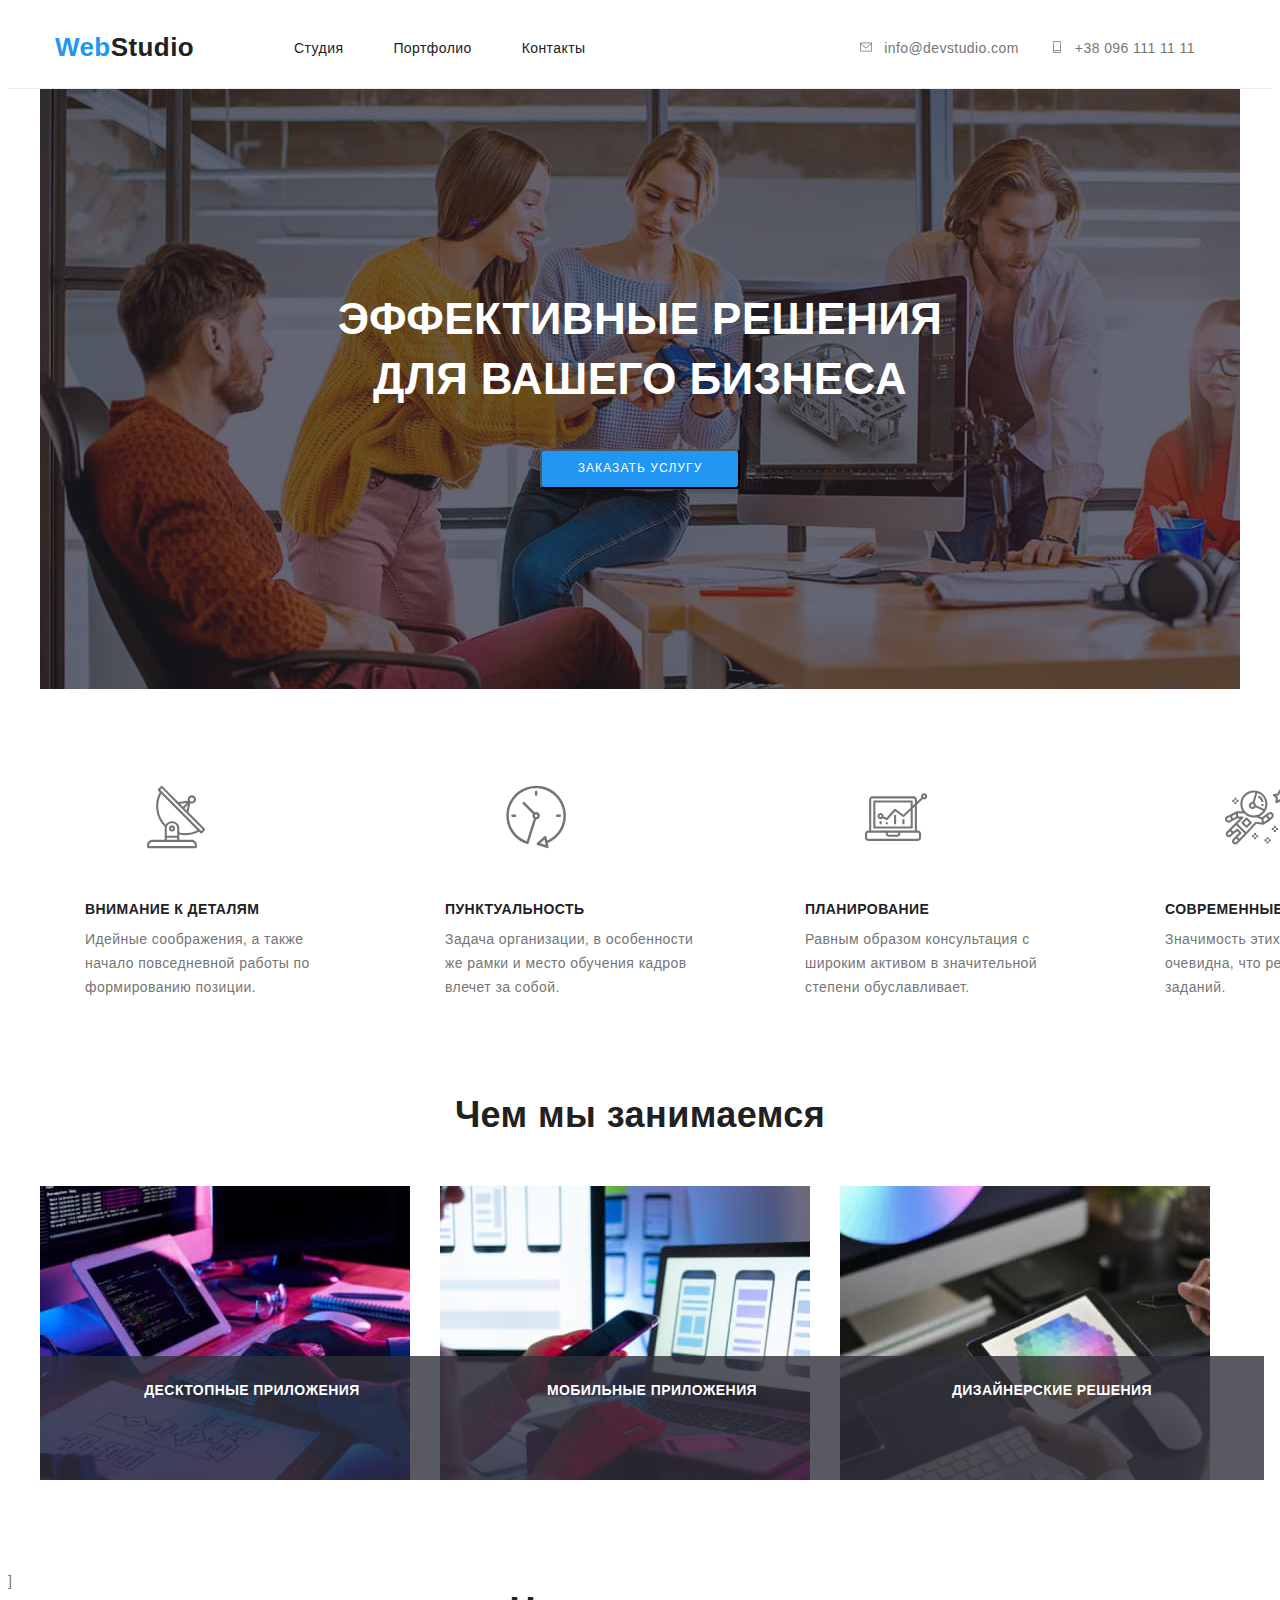
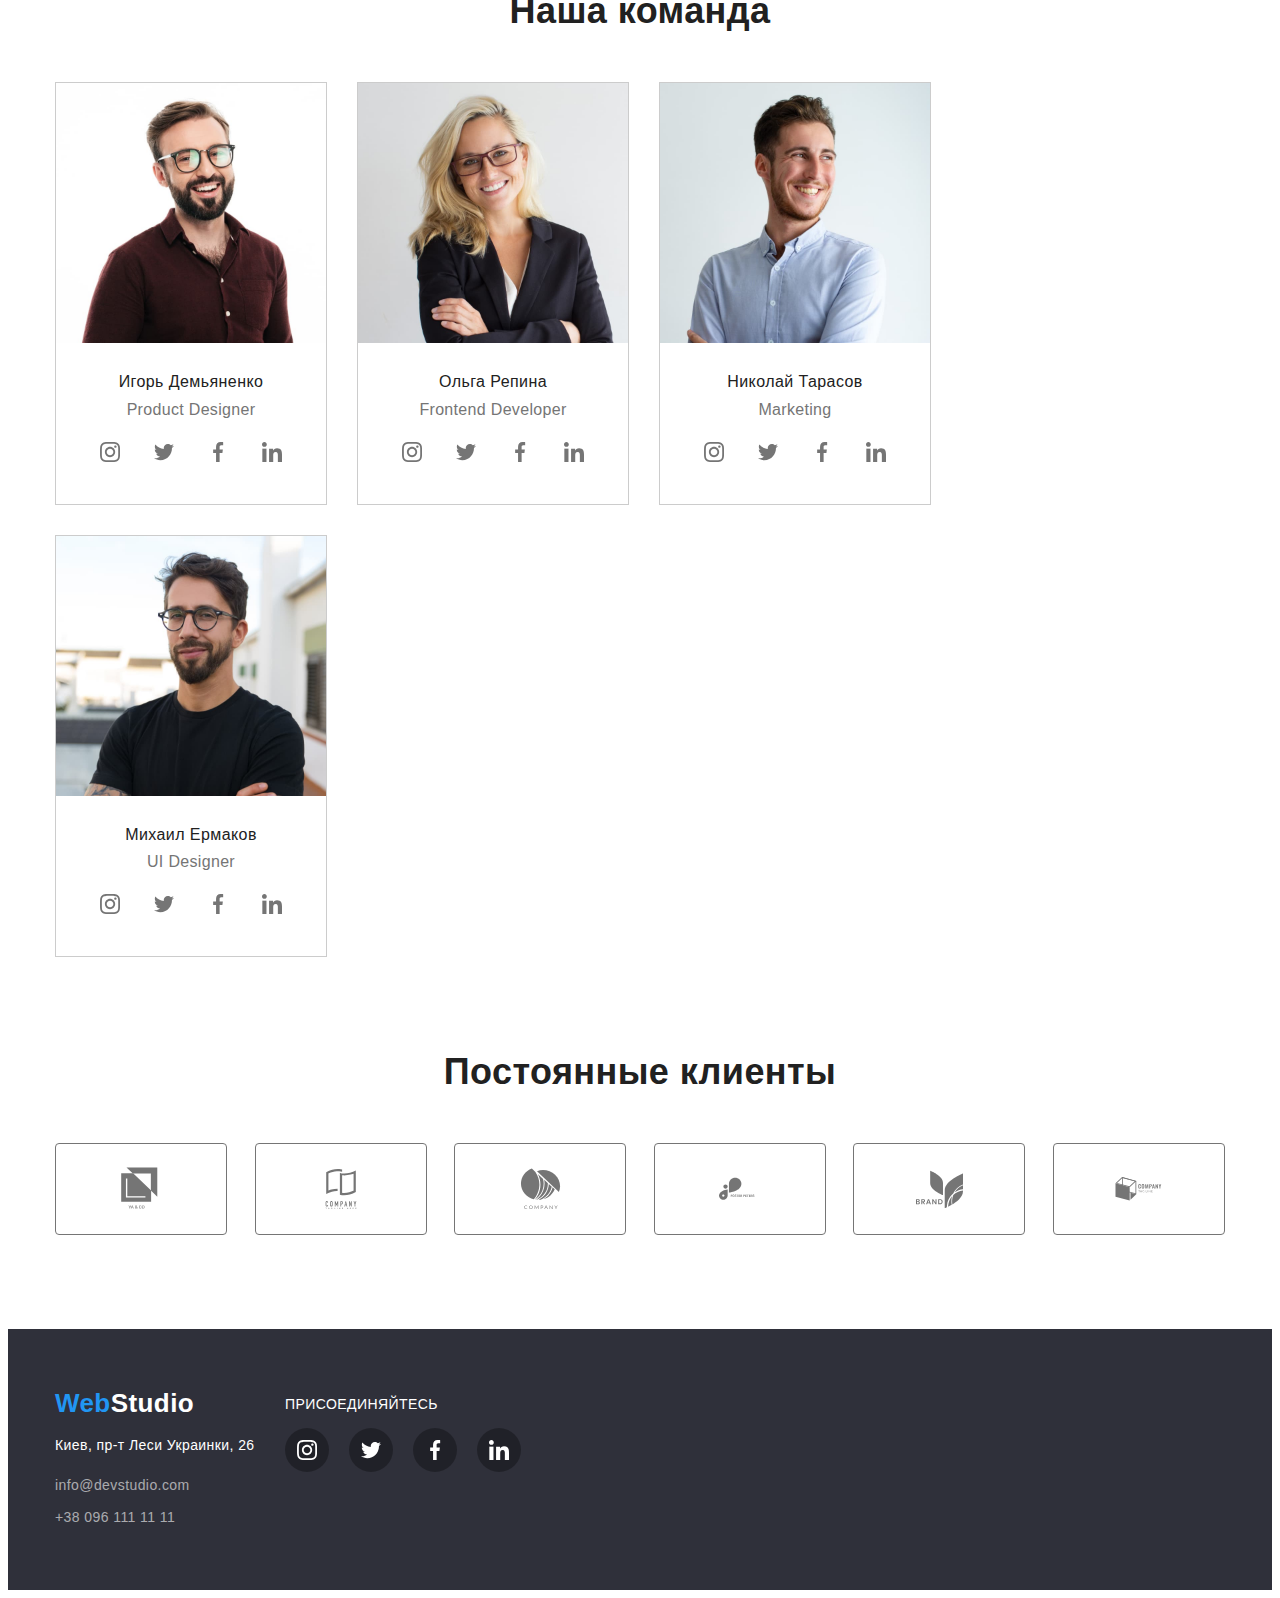
<file: index.html>
<!DOCTYPE html>
<html lang="en">

<head>
  <meta charset="UTF-8" />
  <meta http-equiv="X-UA-Compatible" content="IE=edge" />
  <meta name="viewport" content="width=device-width, initial-scale=1.0" />
  <title>Project-homework1</title>
  <link rel="stylesheet" href="./css/styles.css" />
  <link rel="stylesheet" href="https://cdnjs.cloudflare.com/ajax/libs/modern-normalize/1.0.0/modern-normalize.min.css"
    integrity="sha512-ISS7cAi1PEhQ8jnbJpJZMd29NlhNj4AWYyLOSp2CE/CsHxTCu+r+t0D2yoJudVrd0/8fTVPUVDzY5Tvli75u/g=="
    crossorigin="anonymous" />
  <link rel="stylesheet" href="./css/styles.css" />
</head>

<body>
  <!-- Заголовк -->

  <header class="header">
    <div class="container">
      <nav class="navigation">
        <ul class="navigation-list list">
          <li class="logo">
            <a href="./index.html" class="logo"><span class="logo-span">Web</span>Studio</a>
          </li>
          <li class="navigation-list-item">
            <a href="./index.html" class="navigation-list-item link">Студия</a>
          </li>
          <li class="navigation-list-item">
            <a href="./portfolio.html" class="navigation-list-item link">Портфолио</a>
          </li>
          <li class="navigation-list-item">
            <a href="./index.html" class="navigation-list-item link">Контакты</a>
          </li>
        </ul>
      </nav>
      <ul class="addres-list list">
        <li class="addres-list-item">
          <a href="mailto:info@devstudio.com" class="address-list-link link">
            <svg class="envelope-img" width="16" height="12">
              <use href="./images/symbol-defs.svg#icon-envelope"></use>
            </svg>info@devstudio.com</a>
        </li>
        <li class="addres-list-item list">
          <a href="tel:+380961111111" class="address-list-link link">
            <svg class="smartphone-img" width="16" height="12">
              <use href="./images/symbol-defs.svg#icon-smartphone"></use>
            </svg>+38 096 111 11 11</a>
        </li>
      </ul>
    </div>
  </header>

  <!-- Осноовная уникальная секция -->

  <main class="main">
    <section class="hero">
      <div class="container">
        <h1 class="hero-tittle">Эффективные решения для вашего бизнеса</h1>
        <button type="button" class="button-hero" data-modal-open>Заказать услугу</button>
      </div>
    </section>

    <!-- features -->

    <section class="features">
      <div class="container">
        <ul class="feature-items list">
          <li class="feature-item">
            <div class="feature-icon">
              <a href="#" class="icon-atem">
                <svg class="antenna-img" width="62.32" height="70">
                  <use href="./images/symbol-defs.svg#icon-antenna-1"></use>
                </svg></a>
            </div>
            <h3 class="feature">Внимание к деталям</h3>
            <p class="features-text">
              Идейные соображения, а также начало повседневной работы по
              формированию позиции.
            </p>
          </li>
          <li class="feature-item">
            <div class="feature-icon">
              <a href="#" class="icon-atem">
                <svg class="antenna-img" width="62.32" height="70">
                  <use href="./images/symbol-defs.svg#icon-clock-1"></use>
                </svg></a>
            </div>
            <h3 class="feature">Пунктуальность</h3>
            <p class="features-text">
              Задача организации, в особенности же рамки и место обучения
              кадров влечет за собой.
            </p>
          </li>
          <li class="feature-item">
            <div class="feature-icon">
              <a href="#" class="icon-atem">
                <svg class="diagram-img" width="62.32" height="70">
                  <use href="./images/symbol-defs.svg#icon-diagram-1"></use>
                </svg></a>
            </div>
            <h3 class="feature">Планирование</h3>
            <p class="features-text">
              Равным образом консультация с широким активом в значительной
              степени обуславливает.
            </p>
          </li>
          <li class="feature-item">
            <div class="feature-icon">
              <a href="#" class="icon-atem">
                <svg class="astronaut-img" width="62.32" height="70">
                  <use href="./images/symbol-defs.svg#icon-astronaut-1"></use>
                </svg></a>
            </div>
            <h3 class="feature">Современные технологии</h3>
            <p class="features-text">
              Значимость этих проблем настолько очевидна, что реализация
              плановых заданий.
            </p>
          </li>
        </ul>
      </div>
    </section>

    <!-- work -->

    <section class="work">
      <div class="container">
        <h3 class="section-tittle">Чем мы занимаемся</h3>
        <ul class="work-items list">
          <li class="work-item">
            <a href="#">
              <img src="./images/img.jpg" alt="Иллюстрация" width="370" /><p class="feature-item-text">Десктопные приложения</p></a>
          </li>
          <li class="work-item">
            <a href="#">
              <img src="./images/img(1).jpg" alt="Иллюстрация" width="370" /><p class="feature-item-text">Мобильные приложения</p></a>
          </li>
          <li class="work-item">
            <a href="#">
              <img src="./images/img(2).jpg" alt="Иллюстрация" width="370" /><p class="feature-item-text">Дизайнерские решения</p></a>
          </li>
        </ul>
      </div>
    </section>
    ]

    <!--Workers-->

    <section class="workers">
      <div class="container">
        <h3 class="section-tittle">Наша команда</h3>
        <ul class="worker-photos list">
          <li class="worker-photo">
            <img src="./images/img(6).jpg" alt="Фото специалиста" width="270" />
            <div class="workers-content-wrapper">
              <h4 class="worker-tittle">Игорь Демьяненко</h4>
              <p class="text">Product Designer</p>
              <ul class="social-list list">
                <li class="social-list-item">
                  <a href="" class="social-list-link link">
                    <svg class="social-list-icon">
                      <use href="./images/symbol-defs.svg#icon-instagram-2"></use>
                    </svg>
                  </a>
                </li>
                <li class="social-list-item">
                  <a href="" class="social-list-link link">
                    <svg class="social-list-icon">
                      <use href="./images/symbol-defs.svg#icon-twitter-1"></use>
                    </svg></a>
                </li>
                <li class="social-list-item">
                  <a href="" class="social-list-link link">
                    <svg class="social-list-icon">
                      <use href="./images/symbol-defs.svg#icon-facebook-1"></use>
                    </svg></a>
                </li>
                <li class="social-list-item">
                  <a href="" class="social-list-link link">
                    <svg class="social-list-icon">
                      <use href="./images/symbol-defs.svg#icon-linkedin-1"></use>
                    </svg>
                  </a>
                </li>
              </ul>
            </div>
          </li>
          <li class="worker-photo">
            <img src="./images/img(4).jpg" alt="Фото специалиста" width="270" />
            <div class="workers-content-wrapper">
              <h4 class="worker-tittle">Ольга Репина</h4>
              <p class="text">Frontend Developer</p>
              <ul class="social-list list">
                <li class="social-list-item">
                  <a href=" #" class="social-list-link link">
                    <svg class="social-list-icon">
                      <use href="./images/symbol-defs.svg#icon-instagram-2"></use>
                    </svg>
                  </a>
                </li>
                <li class="social-list-item">
                  <a href=" #" class="social-list-link link">
                    <svg class="social-list-icon">
                      <use href="./images/symbol-defs.svg#icon-twitter-1"></use>
                    </svg></a>
                </li>
                <li class="social-list-item">
                  <a href=" #" class="social-list-link link">
                    <svg class="social-list-icon">
                      <use href="./images/symbol-defs.svg#icon-facebook-1"></use>
                    </svg></a>
                </li>
                <li class="social-list-item">
                  <a href=" #" class="social-list-link link">
                    <svg class="social-list-icon">
                      <use href="./images/symbol-defs.svg#icon-linkedin-1"></use>
                    </svg>
                  </a>
                </li>
              </ul>
            </div>
          </li>
          <li class="worker-photo">
            <img src="./images/img(5).jpg" alt="Фото специалиста" width="270" />
            <div class="workers-content-wrapper">
              <h4 class="worker-tittle">Николай Тарасов</h4>
              <p class="text">Marketing</p>
              <ul class="social-list list">
                <li class="social-list-item">
                  <a href=" #" class="social-list-link link">
                    <svg class="social-list-icon">
                      <use href="./images/symbol-defs.svg#icon-instagram-2"></use>
                    </svg>
                  </a>
                </li>
                <li class="social-list-item">
                  <a href=" #" class="social-list-link link">
                    <svg class="social-list-icon">
                      <use href="./images/symbol-defs.svg#icon-twitter-1"></use>
                    </svg></a>
                </li>
                <li class="social-list-item">
                  <a href=" #" class="social-list-link link">
                    <svg class="social-list-icon">
                      <use href="./images/symbol-defs.svg#icon-facebook-1"></use>
                    </svg></a>
                </li>
                <li class="social-list-item">
                  <a href=" #" class="social-list-link link">
                    <svg class="social-list-icon">
                      <use href="./images/symbol-defs.svg#icon-linkedin-1"></use>
                    </svg>
                  </a>
                </li>
              </ul>
            </div>
          </li>
          <li class="worker-photo">
            <img src="./images/img(3).jpg " alt="Фото специалиста" width="270" />
            <div class="workers-content-wrapper">
              <h4 class="worker-tittle">Михаил Ермаков</h4>
              <p class="text">UI Designer</p>
              <ul class="social-list list">
                <li class="social-list-item">
                  <a href=" #" class="social-list-link link">
                    <svg class="social-list-icon">
                      <use href="./images/symbol-defs.svg#icon-instagram-2"></use>
                    </svg>
                  </a>
                </li>
                <li class="social-list-item">
                  <a href=" #" class="social-list-link link">
                    <svg class="social-list-icon">
                      <use href="./images/symbol-defs.svg#icon-twitter-1"></use>
                    </svg></a>
                </li>
                <li class="social-list-item">
                  <a href=" #" class="social-list-link link">
                    <svg class="social-list-icon">
                      <use href="./images/symbol-defs.svg#icon-facebook-1"></use>
                    </svg></a>
                </li>
                <li class="social-list-item">
                  <a href=" #" class="social-list-link link">
                    <svg class="social-list-icon">
                      <use href="./images/symbol-defs.svg#icon-linkedin-1"></use>
                    </svg>
                  </a>
                </li>
              </ul>
            </div>
          </li>
        </ul>
      </div>
    </section>

    <!--Client section-->

    <section class="workers">
      <div class="container">
        <h3 class="section-tittle">Постоянные клиенты</h3>
        <ul class="clients list">
          <li>
            <a href="#" class="logo-item">
              <svg class="logo-item-img" width="44" height="49">
                <use href="./images/symbol-defs.svg#icon-logo-1"></use>
              </svg></a>
          </li>
          <li>
            <a href="#" class="logo-item">
              <svg class="logo-item-img" width="40" height="52">
                <use href="./images/symbol-defs.svg#icon-logo-2"></use>
              </svg></a>
          </li>
          <li>
            <a href="#" class="logo-item">
              <svg class="logo-item-img" width="41" height="42">
                <use href="./images/symbol-defs.svg#icon-logo-3"></use>
              </svg></a>
          </li>
          <li>
            <a href="#" class="logo-item">
              <svg class="logo-item-img" width="80" height="42">
                <use href="./images/symbol-defs.svg#icon-logo-4"></use>
              </svg></a>
          </li>
          <li>
            <a href="#" class="logo-item">
              <svg class="logo-item-img" width="59" height="47">
                <use href="./images/symbol-defs.svg#icon-logo-5"></use>
              </svg></a>
          </li>
          <li>
            <a href="#" class="logo-item">
              <svg class="logo-item-img" width="89" height="46">
                <use href="./images/symbol-defs.svg#icon-logo-6"></use>
              </svg></a>
          </li>
        </ul>
      </div>
    </section>
  </main>

  <!-- Подвал -->

  <footer class="footer">
    <div class="container">
      <address class="address">
        <a href="./index.html" class="logo"><span class="logo-span">Web</span><span class="logo-spanf">Studio</span></a>
        <p class="add-text">Киев, пр-т Леси Украинки, 26</p>
        <ul class="contacts-listf">
          <li>
            <a href="mailto:info@devstudio.com" class="contacts-listf list">info@devstudio.com</a>
          </li>
          <li>
            <a href="tel:+380961111111" class="contacts-listf list">+38 096 111 11 11</a>
          </li>
        </ul>
      </address>
      <div class="social-footer-content">
        <p class="footer-text">присоединяйтесь</p>
        <ul class="social-links-footer list">
          <li>
            <a href="#" class="icon-social-item">
              <svg class="social-list-icon" width="20" height="20">
                <use href="./images/symbol-defs.svg#icon-instagram-2"></use>
              </svg></a>
          </li>
          <li>
            <a href="#" class="icon-social-item">
              <svg class="social-list-icon" width="20" height="20">
                <use href="./images/symbol-defs.svg#icon-twitter-1"></use>
              </svg></a>
          </li>
          <li>
            <a href="#" class="icon-social-item">
              <svg class="social-list-icon" width="20" height="20">
                <use href="./images/symbol-defs.svg#icon-facebook-1"></use>
              </svg></a>
          </li>
          <li>
            <a href="#" class="icon-social-item">
              <svg class="social-list-icon" width="20" height="20">
                <use href="./images/symbol-defs.svg#icon-linkedin-1"></use>
              </svg></a>
          </li>
        </ul>
      </div>
    </div>
  </footer>
  <div class="backdrop is-hidden"  data-modal>
    <div class="modal">
      <button type="button" class="modal-close-btn" data-modal-close>
        <svg class="btn-close" width="30" height="30">
          <use href="./images/symbol-defs.svg#icon-close-black-18dp-2-1-1"></use>
        </svg>
      </button>
    </div>
  </div>
  <script src="./js/modal.js"></script>
</body>

</html>
</file>
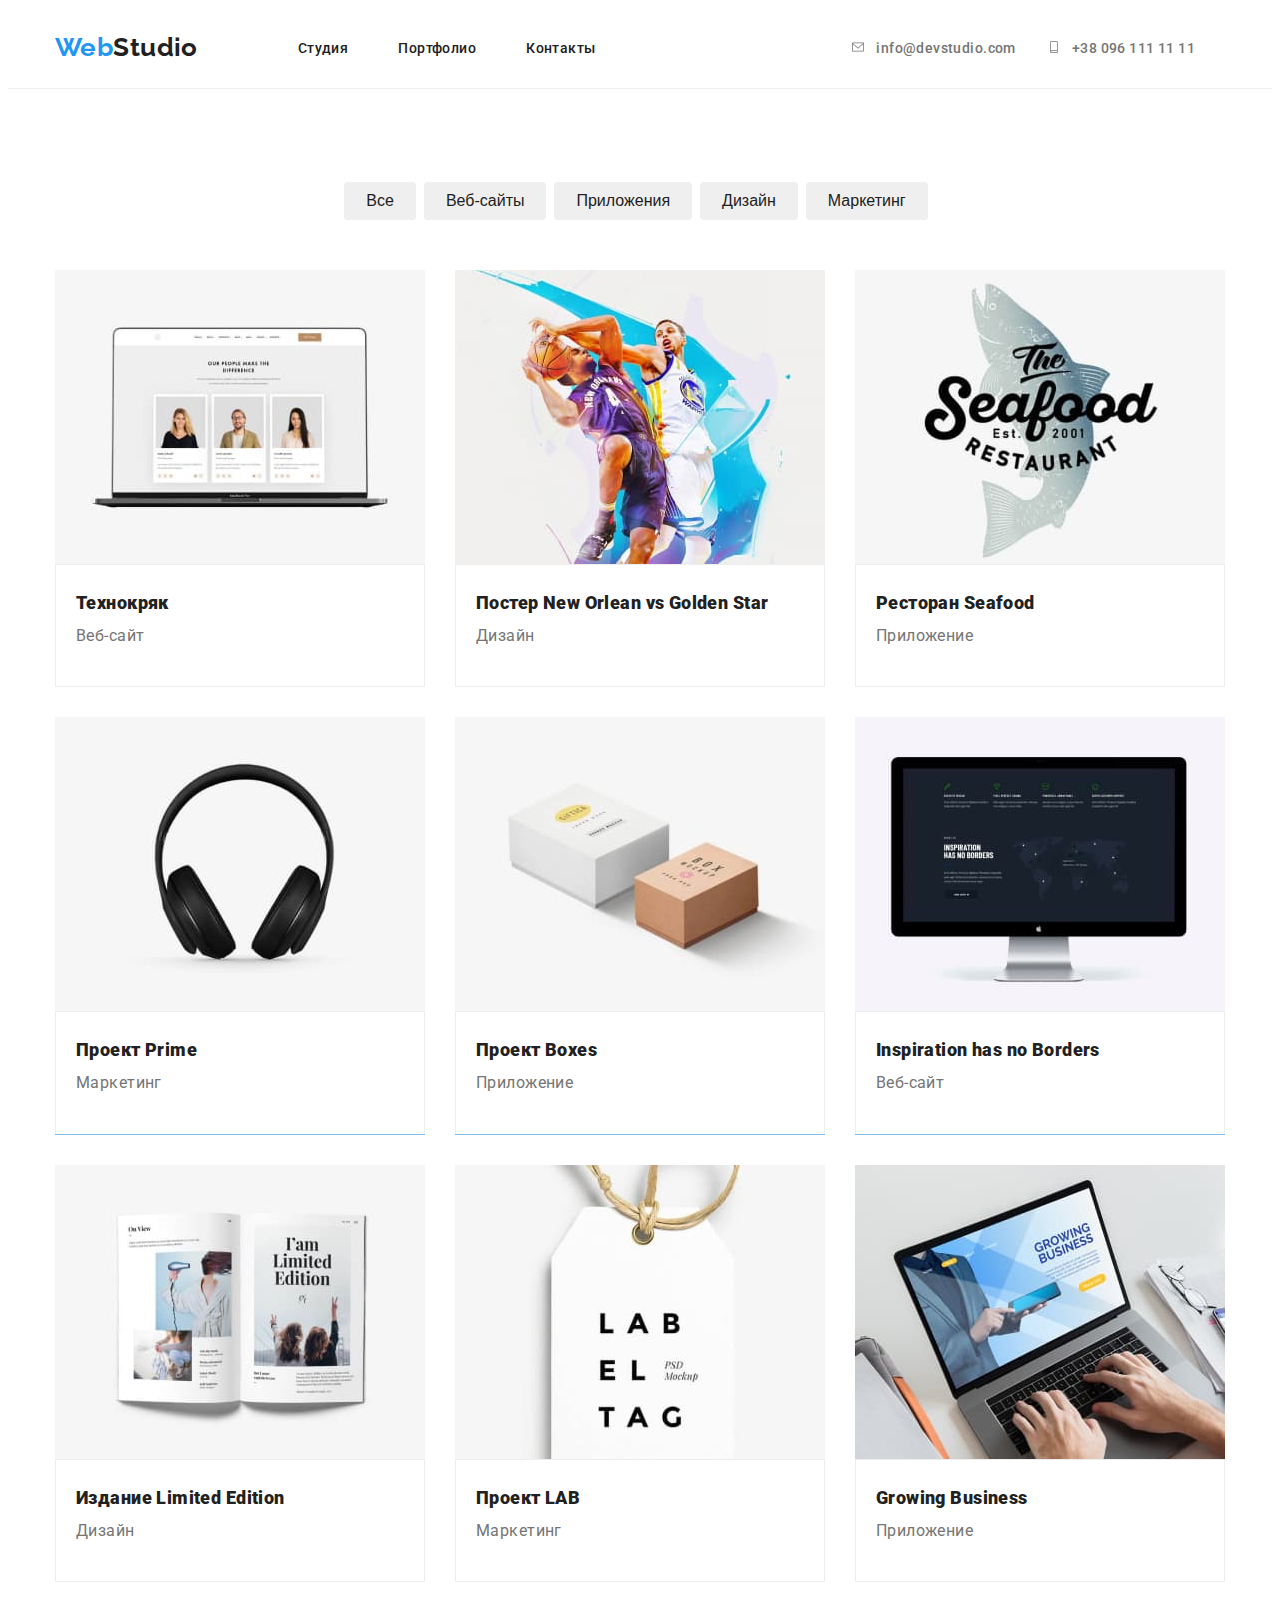
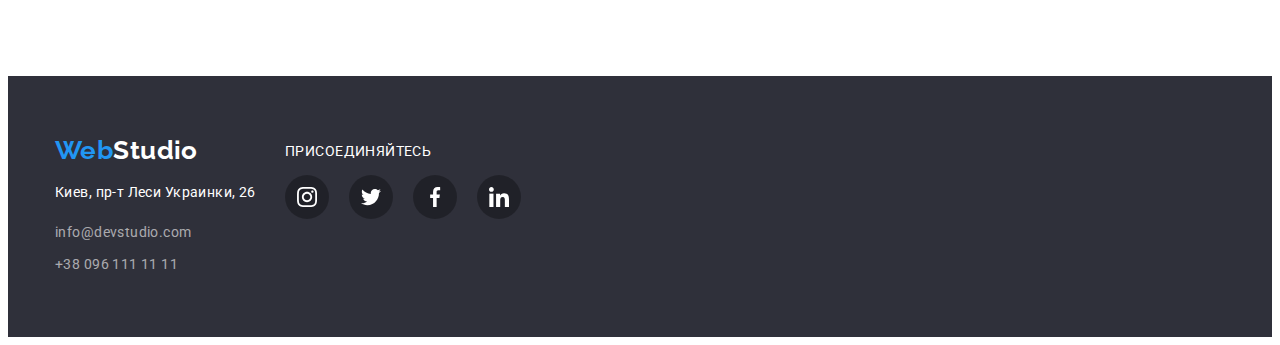
<file: portfolio.html>
<!DOCTYPE html>
<html lang="en">

<head>
  <meta charset="UTF-8" />
  <meta http-equiv="X-UA-Compatible" content="IE=edge" />
  <meta name="viewport" content="width=device-width, initial-scale=1.0" />
  <title>Project-homework1</title>
  <link href="https://fonts.googleapis.com/css2?family=Raleway&family=Roboto:wght@400;500;700;900&display=swap"
    rel="stylesheet" />
  <link rel="stylesheet" href="https://cdnjs.cloudflare.com/ajax/libs/modern-normalize/1.0.0/modern-normalize.min.css"
    integrity="sha512-ISS7cAi1PEhQ8jnbJpJZMd29NlhNj4AWYyLOSp2CE/CsHxTCu+r+t0D2yoJudVrd0/8fTVPUVDzY5Tvli75u/g=="
    crossorigin="anonymous" />
  <link rel="stylesheet" href="./css/styles.css" />
</head>


<body>
  <!-- Заголовк -->
  <header class="header">
    <div class="container">
      <nav class="navigation">
        <ul class="navigation-list list">
          <li class="logo">
            <a href="./index.html" class="logo"><span class="logo-span">Web</span>Studio</a>
          </li>
          <li class="navigation-list-item">
            <a href="./index.html" class="navigation-list-item link">Студия</a>
          </li>
          <li class="navigation-list-item">
            <a href="./portfolio.html" class="navigation-list-item link">Портфолио</a>
          </li>
          <li class="navigation-list-item">
            <a href="./index.html" class="navigation-list-item link">Контакты</a>
          </li>
        </ul>
      </nav>
      <ul class="addres-list list">
        <li class="addres-list-item">
          <a href="mailto:info@devstudio.com" class="address-list-link link">
            <svg class="envelope-img" width="16" height="12">
              <use href="./images/symbol-defs.svg#icon-envelope"></use>
            </svg>info@devstudio.com</a>
        </li>
        <li class="addres-list-item list">
          <a href="tel:+380961111111" class="address-list-link link">
            <svg class="smartphone-img" width="16" height="12">
              <use href="./images/symbol-defs.svg#icon-smartphone"></use>
            </svg>+38 096 111 11 11</a>
        </li>
      </ul>
    </div>
  </header>
  <!--Main-->
  <main>
    <section class="buttons-items">
      <div class="container">
        <ul class="buttons-item list">
          <li><button type="button" class="button">Все</button></li>
          <li><button type="button" class="button">Веб-сайты</button></li>
          <li><button type="button" class="button">Приложения</button></li>
          <li><button type="button" class="button">Дизайн</button></li>
          <li><button type="button" class="button">Маркетинг</button></li>
        </ul>
      </div>
    </section>
    <section class="main-items">
      <div class="container">
        <ul class="items list">
          <li class="item">
            <a class="item-link-img" href="#"><img src="images/img0.jpg" alt="Пример" width="370" />
              <div class="item-content-wrapper">
                <p class="overlay-text">Технокряк это современная площадка распространения коронавируса. Компании используют эту платформу для цифрового шпионажа и атак на защищённые сервера конкурентов.</p>
                <h3 class="tittle">Технокряк</h3>
                <p class="text-list">Веб-сайт</p>
              </div>
            </a>
          </li>
          <li class="item">
            <a href="#"><img src="images/img(11).jpg" alt="Пример" width="370" />
              <div class="item-content-wrapper">
                <p class="overlay-text">Технокряк это современная площадка распространения коронавируса. Компании используют эту платформу для цифрового шпионажа и атак на защищённые сервера конкурентов.</p>
                <h3 class="tittle">Постер New Orlean vs Golden Star</h3>
                <p class="text-list">Дизайн</p>
            </a>
      </div>
      </li>
      <li class="item">
        <a href="#"><img src="images/img(22).jpg" alt="Пример" width="370" />
          <div class="item-content-wrapper">
            <p class="overlay-text">Технокряк это современная площадка распространения коронавируса. Компании используют эту платформу для цифрового шпионажа и атак на защищённые сервера конкурентов.</p>
            <h3 class="tittle">Ресторан Seafood</h3>
            <p class="text-list">Приложение</p>
        </a></div>
      </li>
      <li class="item">
        <a href="#"><img src="images/img(33).jpg" alt="Пример" width="370" />
          <div class="item-content-wrapper">
            <p class="overlay-text">Технокряк это современная площадка распространения коронавируса. Компании используют эту платформу для цифрового шпионажа и атак на защищённые сервера конкурентов.</p>
            <h3 class="tittle">Проект Prime</h3>
            <p class="text-list">Маркетинг</p>
        </a></div>
      </li>
      <li class="item">
        <a href="#"><img src="images/img(44).jpg" alt="Пример" width="370" />
          <div class="item-content-wrapper">
            <p class="overlay-text">Технокряк это современная площадка распространения коронавируса. Компании используют эту платформу для цифрового шпионажа и атак на защищённые сервера конкурентов.</p>
            <h3 class="tittle">Проект Boxes</h3>
            <p class="text-list">Приложение</p>
        </a></div>
      </li>
      <li class="item">
        <a href="#"><img src="images/img(55).jpg" alt="Пример" width="370" />
          <div class="item-content-wrapper">
            <p class="overlay-text">Технокряк это современная площадка распространения коронавируса. Компании используют эту платформу для цифрового шпионажа и атак на защищённые сервера конкурентов.</p>
            <h3 class="tittle">Inspiration has no Borders</h3>
            <p class="text-list">Веб-сайт</p>
        </a></div>
      </li>
      <li class="item">
        <a href="#"><img src="images/img(66).jpg" alt="Пример" width="370" />
          <div class="item-content-wrapper">
            <p class="overlay-text">Технокряк это современная площадка распространения коронавируса. Компании используют эту платформу для цифрового шпионажа и атак на защищённые сервера конкурентов.</p>
            <h3 class="tittle">Издание Limited Edition</h3>
            <p class="text-list">Дизайн</p>
        </a></div>
      </li>
      <li class="item">
        <a href="#"><img src="images/img(77).jpg" alt="Пример" width="370" />
          <div class="item-content-wrapper">
            <p class="overlay-text">Технокряк это современная площадка распространения коронавируса. Компании используют эту платформу для цифрового шпионажа и атак на защищённые сервера конкурентов.</p>
            <h3 class="tittle">Проект LAB</h3>
            <p class="text-list">Маркетинг</p>
        </a></div>
      </li>
      <li class="item">
        <a href="#"><img src="images/img(88).jpg" alt="Пример" width="370" />
          <div class="item-content-wrapper">
            <p class="overlay-text">Технокряк это современная площадка распространения коронавируса. Компании используют эту платформу для цифрового шпионажа и атак на защищённые сервера конкурентов.</p>
            <h3 class="tittle">Growing Business</h3>
            <p class="text-list">Приложение</p>
        </a></div>
      </li>

      </ul>
      </div>
    </section>
  </main>
  <!-- Подвал -->
  <footer class="footer">
    <div class="container">
      <address class="address">
        <a href="./index.html" class="logo"><span class="logo-span">Web</span><span class="logo-spanf">Studio</span></a>
        <p class="add-text">Киев, пр-т Леси Украинки, 26</p>
        <ul class="contacts-listf">
          <li>
            <a href="mailto:info@devstudio.com" class="contacts-listf list">info@devstudio.com</a>
          </li>
          <li>
            <a href="tel:+380961111111" class="contacts-listf list">+38 096 111 11 11</a>
          </li>
        </ul>
      </address>
      <div class="social-footer-content">
        <p class="footer-text">присоединяйтесь</p>
        <ul class="social-links-footer list">
          <li>
            <a href="#" class="icon-social-item">
              <svg class="social-list-icon" width="20" height="20">
                <use href="./images/symbol-defs.svg#icon-instagram-2"></use>
              </svg></a>
          </li>
          <li>
            <a href="#" class="icon-social-item">
              <svg class="social-list-icon" width="20" height="20">
                <use href="./images/symbol-defs.svg#icon-twitter-1"></use>
              </svg></a>
          </li>
          <li>
            <a href="#" class="icon-social-item">
              <svg class="social-list-icon" width="20" height="20">
                <use href="./images/symbol-defs.svg#icon-facebook-1"></use>
              </svg></a>
          </li>
          <li>
            <a href="#" class="icon-social-item">
              <svg class="social-list-icon" width="20" height="20">
                <use href="./images/symbol-defs.svg#icon-linkedin-1"></use>
              </svg></a>
          </li>
        </ul>
      </div>
    </div>
  </footer>
</body>

</html>
</file>
<file: css/styles.css>
/* Colors
text color - #757575
main text color - #212121
accent - #2196F3
primary bcg- # ffffff
secondary bcg- #E5E5E5 */
/* .visually-hidden { */


/* base settings */
h1,
h2,
h3,
h4,
h5,
h6,
p {
  margin: 0;
}

ul,
ol {
  margin: 0;
  padding: 0;
}

.link, a {
  text-decoration: none;
}

.list {
  list-style: none;
}

img {
  width: 100%;
  height: auto;
  display: block;

}
/* base style */
svg {
  fill:var(--primary-text-color);
}

visually-hidden {
  position: absolute !important;
  clip: rect(1px 1px 1px 1px);
  /* IE6, IE7 */
  clip: rect(1px, 1px, 1px, 1px);
  padding: 0 !important;
  border: 0 !important;
  height: 1px !important;
  width: 1px !important;
  overflow: hidden;
}
/* Positions */

.container {
  width: 1200px;
  padding-left: 15px;
  padding-right: 15px;
  margin: 0 auto;
  box-sizing: border-box;
}

:root {
  --main-font: "Roboto",
    sans-serif;
  --secondary-font: "Raleway",
    sans-serif;
  --primary-text-color: #757575;
  --title-text-color: #212121;
  --accent-color: #2196f3;
  --primary-white-color: #ffffff;
}

body {
  background-color: var(--primary-white-color);
  color: var(--primary-text-color);
  font-family: "Roboto", "Open Sans", "Helvetica Neue", sans-serif;
  font-size: 14px;
  line-height: 1.14;
  letter-spacing: 0.03em;
}

/* header */
.logo {
  color: var(--title-text-color);
  font-family: "Raleway", sans-serif;
  font-weight: 700;
  font-size: 26px;
  line-height: 1.14;
  text-decoration: none;
  margin-right: 50px;

}

.logo-span {
  color: var(--accent-color);

}

.logo-spanf {
  color: var(--primary-white-color);
}
.header {
  border-bottom: 1px solid #ECECEC;
}

.header .container {
  display: flex;
  align-items: center;
  justify-content: space-between;
   
  
}
/* nav */
.navigation-list-item {
  position:relative;
  color: var(--title-text-color);
  font-weight: 500;
  font-size: 14px;
  line-height: 1.17;
  padding: 32px 0;

  transition: color 250ms cubic-bezier(0.4, 0, 0.2, 1);
}
.navigation-list-item:hover::after,
.navigation-list-item:focus::after,
.navigation-list-item:active::after {
  position: absolute;
  top: calc(100% - 3px);
  left:0;
  width:100%;
  border-radius: 4px;
  display: block;
  content:"";
  height: 4px;
  background: var(--accent-color);
  color: var(--accent-color);
  cursor: pointer;
  

}

.navigation-list {
  display: flex;
  align-items: center;

}

.navigation-list-item:not(:last-child) {
  margin-right: 50px;
  align-items: center;
}

/* adress-list */

.addres-list {
  display: flex;
  align-items: center;
  justify-content: space-between;
  
}

.envelope-img,
.smartphone-img {
  margin-right: 10px;
  align-items: center;
  transition: fill 250ms cubic-bezier(0.4, 0, 0.2, 1);
}
.envelope-img:hover,
.smartphone-img:hover {
  fill: var(--accent-color);
}

.address-list-link {
  color: var(--primary-text-color);
  font-weight: 500;
  font-size: 14px;
  line-height: 1.17;
  margin-right: 30px;
  align-items: center;
  transition: color 250ms cubic-bezier(0.4, 0, 0.2, 1);
}

.address-list-link:hover,
.address-list-link:focus,
.address-list-link:active {
  color: var(--accent-color);
  cursor: pointer;
  
}
/* Hero */

.hero .container {
  display: flex;
  flex-direction: column;
  height: 600px;
  align-items: center;
  margin-bottom: 93px;
  background-image:linear-gradient(rgba(47, 48, 58, 0.4),
  rgba(47, 48, 58, 0.4)),
  url("../images/Img\(99\).jpg");
  background-color: #2F303A;
  background-repeat: no-repeat;
  background-size: cover;
  
}

.hero-tittle {
  color: var(--primary-white-color);
  font-weight: 900;
  font-size: 44px;
  line-height: 1.36;
  text-align: center;
  margin-top: 200px;
  margin-bottom: 40px;
  width: 696px;
  height: 120px;
  justify-content: center;
  text-transform: uppercase;
  
}

/* buttons */
.button-hero {
  font-family: inherit;
  color: var(--primary-white-color);
  background-color: var(--accent-color);
  cursor: pointer;
  font-size: 12px;
  line-height: 1.33;
  letter-spacing: 0.09em;
  text-transform: uppercase;

  width: 200px;
  padding: 10px 32px;
  box-shadow: 0px 4px 4px rgba(0, 0, 0, 0.15);
  border-radius: 4px;
  
}
.buttons-items .container {
  display: flex;
  align-items: center;
  justify-content: space-between;
}
.navigation {
  display: flex;
  align-items: center;
}

.buttons-item {
  display: flex;
  align-items: center;
  margin: 0 auto;
  margin-top: 93px;
  margin-bottom: 50px;
  
}
.button:hover,
.button:focus {
  box-shadow: 0px 3px 1px rgba(0, 0, 0, 0.1),
  0px 1px 2px rgba(0, 0, 0, 0.08),
  0px 2px 2px rgba(0, 0, 0, 0.12);
  background-color: #2196F3;
  
}
.button {
  color: var(--title-text-color);
  font-weight: 500;
  font-size: 16px;
  line-height: 1.6;
  margin-right: 30px;
  border: none;
  border-radius: 4px;
  padding: 6px 22px;
  margin-right: 8px;
  transition: box-shadow 250ms cubic-bezier(0.4, 0, 0.2, 1), background-color 250ms cubic-bezier(0.4, 0, 0.2, 1);
}

.button:hover,
.button:focus,
.button:active {
  color: var(--primary-white-color);
  background-color: var(--accent-color);
}

.tittle {
  color: var(--title-text-color);
  font-weight: 900;
  font-size: 18px;
  line-height: 2;
  
}

/* Section */

.section-tittle {
  color: var(--title-text-color);
  font-weight: 700;
  font-size: 36px;
  line-height: 1.17;
  text-align: center;
}
/* Featurres */
.features .container {
  display: flex;
  align-items: center;
  margin-bottom: 94px;
  justify-content: space-between;

}

.feature-icon:not(:last-child) {
  width: 270px;
  height: 120px;
  justify-content: space-between;
  padding-left: 90px;
}
.feature-items {
  display: flex;
  align-items: center;
  justify-content: center;
  
}

.feature {
  color: var(--title-text-color);
  font-weight: 700;
  font-size: 14px;
  line-height: 1.14;
  text-transform: uppercase;
  text-align:justify;
  display: flex;
  width: 270px;
  margin-bottom: 10px;
  margin-right: 30px;
  padding-left: 30px;
    
}

.features-text {
  color: var(--primary-text-color);
  font-weight: 400;
  font-size: 14px;
  line-height: 1.71;
  text-transform: none;
  width: 270px;
  padding-left: 30px;
}

/* work */

.worker-tittle {
  color: var(--title-text-color);
  font-weight: 500;
  font-size: 16px;
  line-height: 1.17;
  text-align: center;
  margin-bottom: 9px;
}
.work .container {
  display: flex;
  align-items: center;
  margin-bottom: 94px;
  justify-content: space-between;
  flex-direction: column;
}
.section-tittle {
  
  margin-bottom: 50px;
  
}
.work-items {
  display: flex;
}

.work-item {
  position: relative;
  display: flex;
  margin-right: 30px;
  width: 370px;
  flex-direction: row;

}
.feature-item-text {
  position: absolute;
  bottom: 0px;
  width: 370px;
  height: 70px;
  padding: 27px;
  text-align: center;
  text-transform: uppercase;
  color: var(--primary-white-color);
  font-weight: 700;
  font-size: 14px;
  line-height: 1.14;
  background: rgba(47, 48, 58, 0.8);
}
/* items */

.main-items .container {
  display: flex;
  align-items: center;
  margin-bottom: 94px;
  justify-content: space-between;
    
}
.items {
  display: flex;
  flex-wrap: wrap;
  margin-left: -30px;
  margin-top: -30px;
       
}
.item:hover {
  border: 1px solid #EEEEEE;
  box-shadow: 0px 1px 1px rgba(0, 0, 0, 0.12),
  0px 4px 4px rgba(0, 0, 0, 0.06),
  1px 4px 6px rgba(0, 0, 0, 0.16);

}
.item {

  transform: translateY(0);
  position: relative;
  background-color: white;
  overflow: hidden;
  
  width: calc(100% / 3 - 30px);
  margin-left: 30px;
  margin-top: 30px;
  transition: border 250ms cubic-bezier(0.4, 0, 0.2, 1), box-shadow 250ms cubic-bezier(0.4, 0, 0.2, 1);
}

.overlay-text {
  cursor: pointer;
  font-size: 18px;
  line-height: 1.33;
  letter-spacing: 0.09em;
  transform: translateY(100%);
  position: absolute;
  background-color:rgba(33, 150, 243, 0.9);
  top:0;
  left:0;
  right:0;
  bottom:0;
  margin:0;
  transition: 250ms ease;
  color: var(--primary-white-color);
  padding: 24px 63px;
  text-align: center;

    
}
.item:hover .overlay-text {
  transform: translateY(0);
}
.item-content-wrapper {
  padding: 20px 20px;
  border: 1px solid #EEEEEE;
   
}

/* Workers */
.workers .container {
  display: flex;
  align-items: center;
  margin-bottom: 94px;
  justify-content: space-between;
  flex-direction: column;
  
}
.worker-photos {
  display: flex;
  flex-wrap: wrap;
  margin-left: -30px;
  margin-top: -30px;
  box-shadow: 0 1px 3px o #000, 0 1px 1px 0 #000, 0 2px 1px 0 #000;
  
}
.worker-photo {
  width: calc(100% / 4 - 30px);
  margin-left: 30px;
  margin-top: 30px;
  border: 1px solid #cccccc;
  
}

.workers-content-wrapper {
  padding-top: 30px;
  border-top: none;
  padding-left: 32px;
  padding-right: 32px;
  padding-bottom: 30px;
}

.text {
  color: var(--primary-text-color);
  font-weight: 400;
  font-size: 16px;
  line-height: 1.17;
  text-align: center;
  letter-spacing: 0.02em;
  margin-bottom: 10px;

}

.text-list {
  color: var(--primary-text-color);
  font-weight: 400;
  font-size: 16px;
  line-height: 1.9;
  margin-bottom: 15px;

}
.social-list-link {
  display: flex;
  width: 44px;
  justify-content: center;
  align-items: center;
  height: 44px;
  background-color: white;
  border-radius: 50%;
  transition: border-color 250ms cubic-bezier(0.4, 0, 0.2, 1), background-color 250ms cubic-bezier(0.4, 0, 0.2, 1);;
  
}
.social-list-link:hover,
.social-list-link:hover {
  border-color: var(--accent-color);
  background-color: var(--accent-color);

}
.social-list-link:hover .social-list-icon,
.social-list-link:focus .social-list-icon {
  fill: white;
  
  
}
.social-list {
  display: flex;
  justify-content: space-between;

}
.social-list-icon {
  width: 20px;
  height: 20px;
  fill:var(--primary-text-color);
  transition: fill 250ms cubic-bezier(0.4, 0, 0.2, 1);
}


/* clients */
.clients {
  display: flex;
  align-items: center;
  justify-content: space-between;
  width: 100%;
}
.logo-item {
  width: 170px;
  height: 90px;
  display: flex;
  justify-content: center;
  align-items: center;
  border-radius: 4px;
  border: 1px solid var(--primary-text-color);
  transition: fill 250ms cubic-bezier(0.4, 0, 0.2, 1);
}

.logo-item:hover .logo-item-img {
  fill:var(--accent-color);
  
}
.logo-item:hover {
  border-color: var(--accent-color);
}

/* footter */
.footer {
  padding-top: 60px;
  padding-bottom: 60px;
  background-color: #2f303a;
}
.footer .container {
  display: flex;
  align-items: center;
    
}
.address {
  color: var(--primary-white-color);
  font-style: normal;
     
}

.add-text {
  margin-top: 15px;
  display: flex;
  width: 230px;
  color: var(--primary-white-color);
  line-height: 1.71;
  
}

.contacts-listf {
  display: flex;
  flex-direction: column;
  color: rgba(255, 255, 255, 0.6);
  line-height: 1.71;
  list-style: none;
  text-decoration: none;
  width: 230px;
  margin-top: 8px;
  
}
.icon-social-item {
  width: 44px;
  height: 44px;
  display: flex;
  align-items: center;
  justify-content: center;
  background-color: rgba(0, 0, 0, 0.3);
  border-radius: 50%;
  margin-right: 20px;
  transition: background-color 250ms cubic-bezier(0.4, 0, 0.2, 1),;
}

.icon-social-item:hover,
.icon-social-item:hover {
  background-color: var(--accent-color);
}

 .social-links-footer .social-list-icon {
  fill:white;
}

.icon-social-item:hover .social-list-icon,
.icon-social-item:focus .social-list-icon {
  fill:#ffffff; 
  
}
.social-links-footer {
  display: flex;
}
.footer-text {
  text-transform: uppercase;
  color:var(--primary-white-color);
  margin-bottom: 15px;
}
.social-footer-content {
  margin-bottom: 50px;
}
.backdrop {
  
  position:fixed;
  top:0;
  left:0;
  width: 200vh;
  height: 200vh;
  transition: all 1000ms linear;
  background-color: rgba(0, 0, 0, 0.2);

}

.modal {
  position: absolute;
  top:25%;
  left:50%;
  transform: translate(-50%, -50%);
  width: 528px;
  height: 581px;

  background-color: #FFFFFF;
  box-shadow: 0px 1px 3px rgba(0, 0, 0, 0.12), 0px 1px 1px rgba(0, 0, 0, 0.14), 0px 2px 1px rgba(0, 0, 0, 0.2);
  border-radius: 4px;
}
.modal-close-btn {
  position:absolute;
  top: 8px;
  right: 8px;
  background-color: #ffffff;
  border: 1px solid rgba(0, 0, 0, 0.1);
  border-radius: 50%;
  cursor: pointer;
}

.is-hidden{
  opacity: 0;
  visibility: hidden;
  pointer-events: none;
}
</file>
